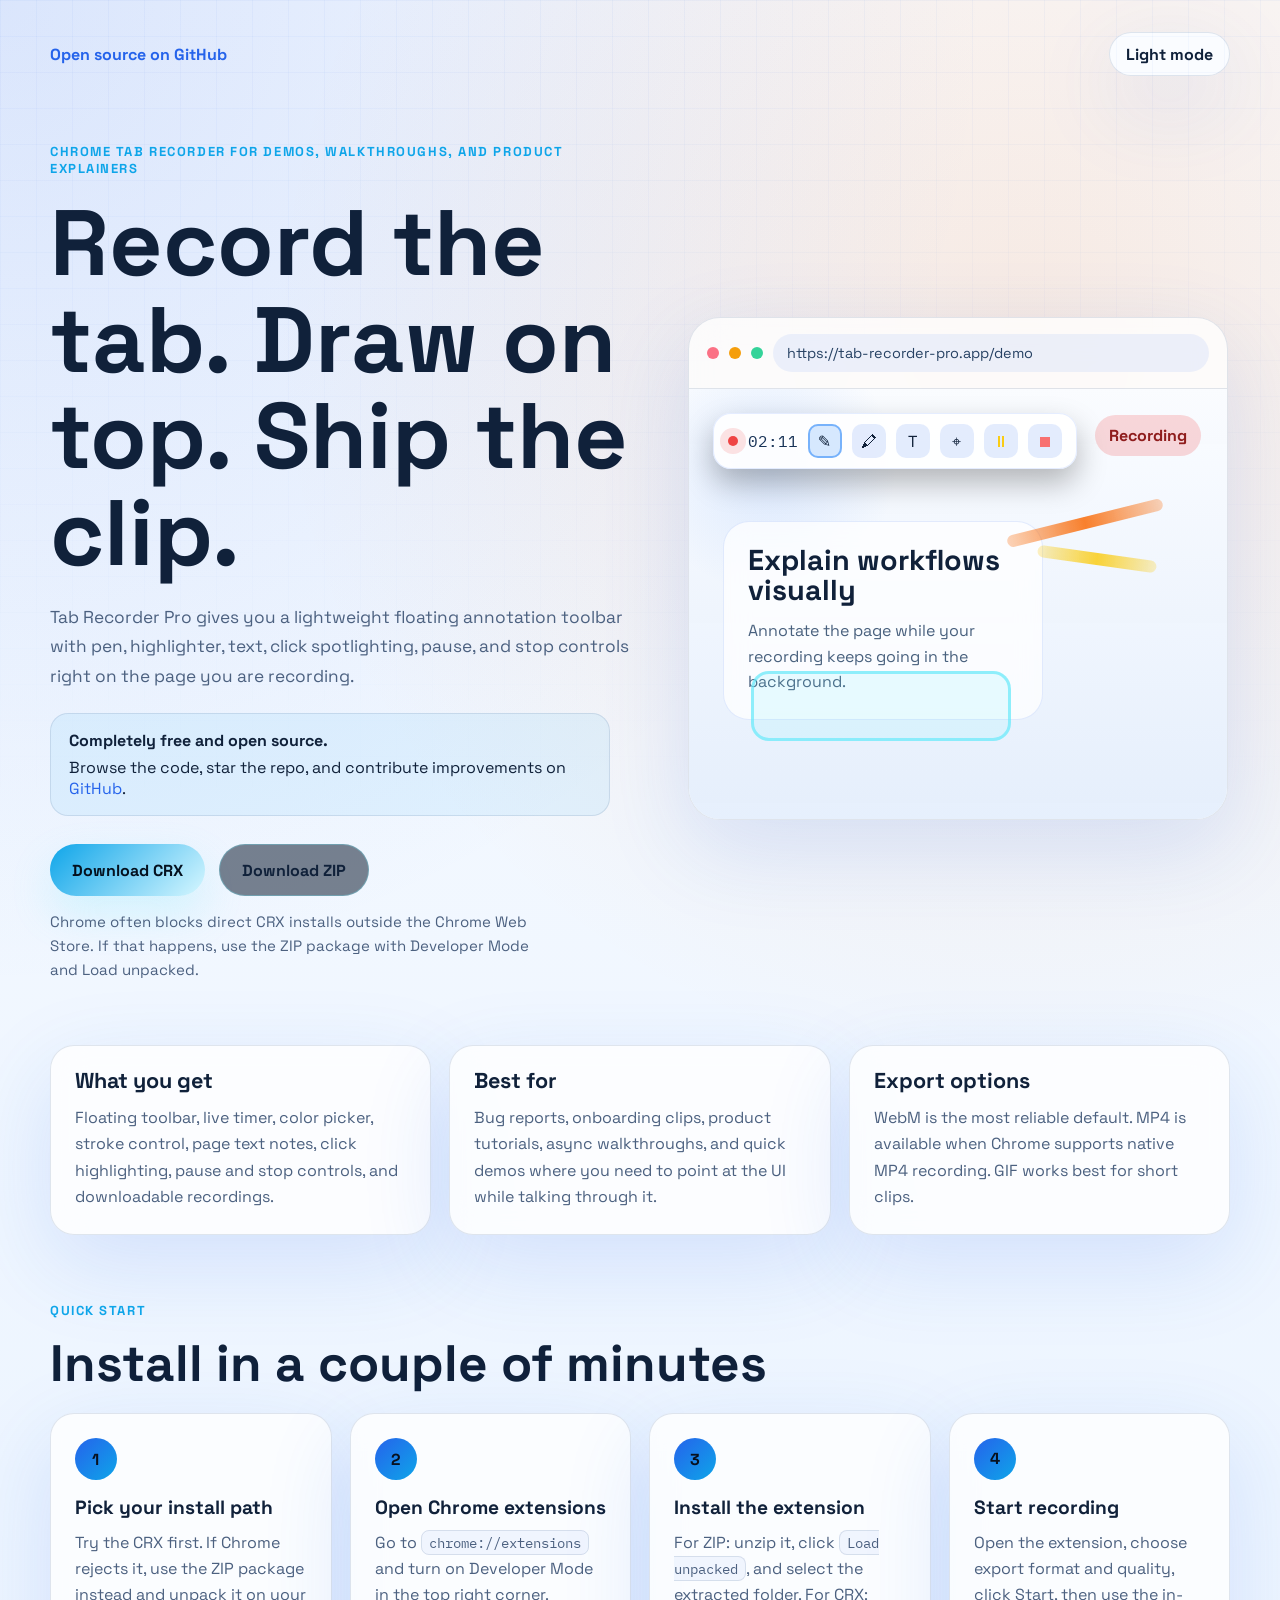
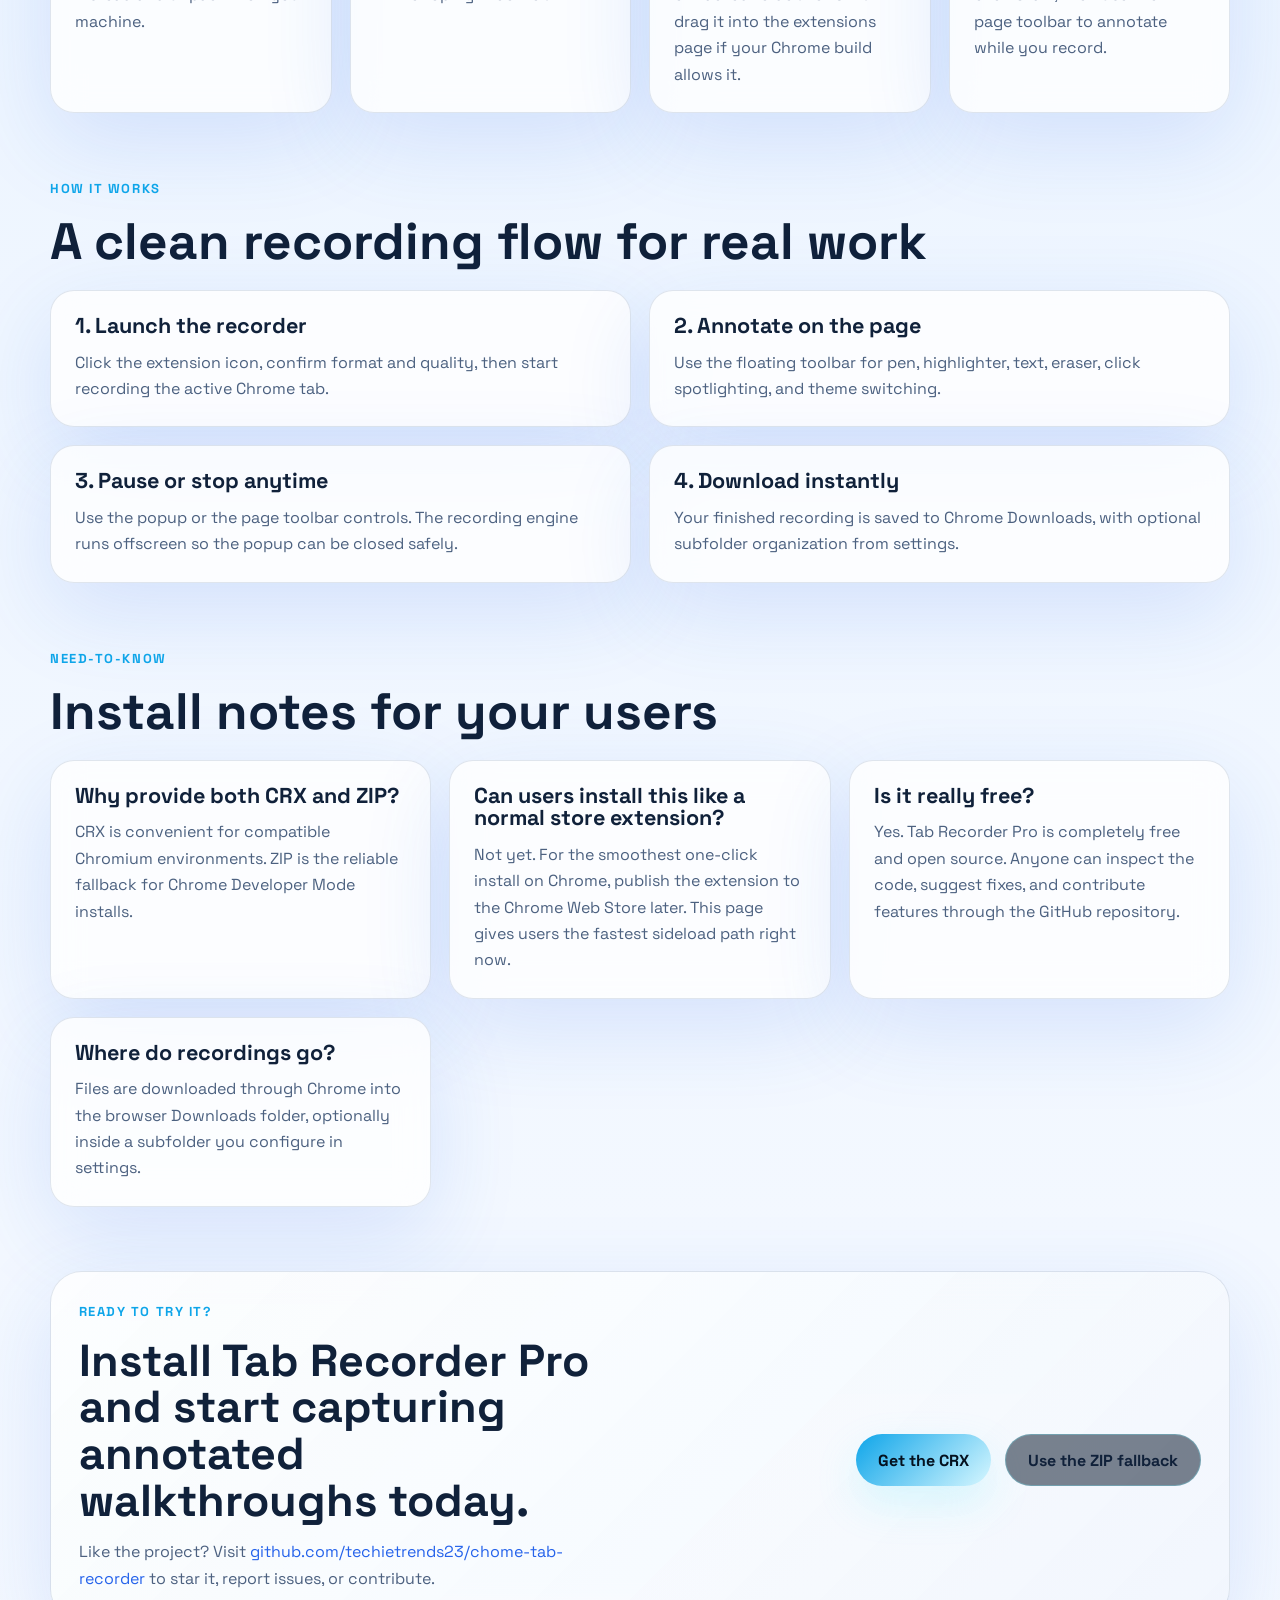
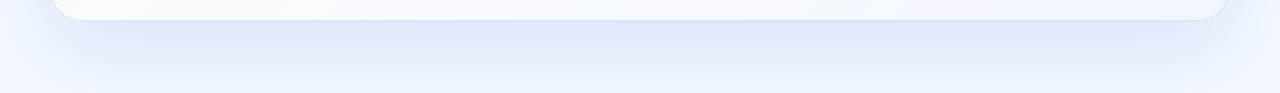
<file: index.html>
<!DOCTYPE html>
<html lang="en">
<head>
  <meta charset="utf-8">
  <meta name="viewport" content="width=device-width, initial-scale=1.0">
  <title>Tab Recorder Pro</title>
  <meta name="description" content="Record Chrome tabs with a floating annotation toolbar, instant download links, and a fast setup guide.">
  <link rel="preconnect" href="https://fonts.googleapis.com">
  <link rel="preconnect" href="https://fonts.gstatic.com" crossorigin>
  <link href="https://fonts.googleapis.com/css2?family=Space+Grotesk:wght@400;500;700&family=IBM+Plex+Mono:wght@400;500&display=swap" rel="stylesheet">
  <link rel="stylesheet" href="site.css">
</head>
<body>
  <main class="page-shell">
    <div class="topbar">
      <a class="repo-link" href="https://github.com/techietrends23/chome-tab-recorder" target="_blank" rel="noreferrer">
        Open source on GitHub
      </a>
      <button class="theme-toggle" id="themeToggle" type="button" aria-label="Switch to dark theme">
        <span class="theme-toggle-label">Light mode</span>
      </button>
    </div>

    <section class="hero">
      <div class="hero-copy">
        <div class="eyebrow">Chrome tab recorder for demos, walkthroughs, and product explainers</div>
        <h1>Record the tab. Draw on top. Ship the clip.</h1>
        <p class="hero-text">
          Tab Recorder Pro gives you a lightweight floating annotation toolbar with pen, highlighter, text,
          click spotlighting, pause, and stop controls right on the page you are recording.
        </p>
        <div class="open-source-banner">
          <strong>Completely free and open source.</strong>
          <span>
            Browse the code, star the repo, and contribute improvements on
            <a href="https://github.com/techietrends23/chome-tab-recorder" target="_blank" rel="noreferrer">GitHub</a>.
          </span>
        </div>
        <div class="hero-actions">
          <a class="cta primary" href="/downloads/tab-recorder-pro.crx">Download CRX</a>
          <a class="cta secondary" href="/downloads/tab-recorder-pro.zip">Download ZIP</a>
        </div>
        <p class="hero-note">
          Chrome often blocks direct CRX installs outside the Chrome Web Store. If that happens, use the ZIP package
          with Developer Mode and Load unpacked.
        </p>
      </div>

      <div class="hero-demo" aria-hidden="true">
        <div class="demo-window">
          <div class="demo-browser-bar">
            <span class="demo-dot red"></span>
            <span class="demo-dot amber"></span>
            <span class="demo-dot green"></span>
            <div class="demo-address">https://tab-recorder-pro.app/demo</div>
          </div>
          <div class="demo-canvas">
            <div class="demo-toolbar">
              <span class="demo-rec"></span>
              <span class="demo-time">02:11</span>
              <span class="demo-tool active">✎</span>
              <span class="demo-tool">🖍</span>
              <span class="demo-tool">T</span>
              <span class="demo-tool">⌖</span>
              <span class="demo-tool pause">⏸</span>
              <span class="demo-tool stop">⏹</span>
            </div>
            <div class="demo-badge">Recording</div>
            <div class="demo-card">
              <h2>Explain workflows visually</h2>
              <p>Annotate the page while your recording keeps going in the background.</p>
            </div>
            <div class="demo-highlight"></div>
            <div class="demo-scribble scribble-one"></div>
            <div class="demo-scribble scribble-two"></div>
          </div>
        </div>
      </div>
    </section>

    <section class="feature-grid">
      <article class="feature-card">
        <h2>What you get</h2>
        <p>Floating toolbar, live timer, color picker, stroke control, page text notes, click highlighting, pause and stop controls, and downloadable recordings.</p>
      </article>
      <article class="feature-card">
        <h2>Best for</h2>
        <p>Bug reports, onboarding clips, product tutorials, async walkthroughs, and quick demos where you need to point at the UI while talking through it.</p>
      </article>
      <article class="feature-card">
        <h2>Export options</h2>
        <p>WebM is the most reliable default. MP4 is available when Chrome supports native MP4 recording. GIF works best for short clips.</p>
      </article>
    </section>

    <section class="guide">
      <div class="section-heading">
        <span class="eyebrow">Quick start</span>
        <h2>Install in a couple of minutes</h2>
      </div>

      <div class="steps">
        <article class="step-card">
          <span class="step-number">1</span>
          <h3>Pick your install path</h3>
          <p>Try the CRX first. If Chrome rejects it, use the ZIP package instead and unpack it on your machine.</p>
        </article>
        <article class="step-card">
          <span class="step-number">2</span>
          <h3>Open Chrome extensions</h3>
          <p>Go to <code>chrome://extensions</code> and turn on Developer Mode in the top right corner.</p>
        </article>
        <article class="step-card">
          <span class="step-number">3</span>
          <h3>Install the extension</h3>
          <p>For ZIP: unzip it, click <code>Load unpacked</code>, and select the extracted folder. For CRX: drag it into the extensions page if your Chrome build allows it.</p>
        </article>
        <article class="step-card">
          <span class="step-number">4</span>
          <h3>Start recording</h3>
          <p>Open the extension, choose export format and quality, click Start, then use the in-page toolbar to annotate while you record.</p>
        </article>
      </div>
    </section>

    <section class="workflow">
      <div class="section-heading">
        <span class="eyebrow">How it works</span>
        <h2>A clean recording flow for real work</h2>
      </div>

      <div class="workflow-grid">
        <article class="workflow-card">
          <h3>1. Launch the recorder</h3>
          <p>Click the extension icon, confirm format and quality, then start recording the active Chrome tab.</p>
        </article>
        <article class="workflow-card">
          <h3>2. Annotate on the page</h3>
          <p>Use the floating toolbar for pen, highlighter, text, eraser, click spotlighting, and theme switching.</p>
        </article>
        <article class="workflow-card">
          <h3>3. Pause or stop anytime</h3>
          <p>Use the popup or the page toolbar controls. The recording engine runs offscreen so the popup can be closed safely.</p>
        </article>
        <article class="workflow-card">
          <h3>4. Download instantly</h3>
          <p>Your finished recording is saved to Chrome Downloads, with optional subfolder organization from settings.</p>
        </article>
      </div>
    </section>

    <section class="faq">
      <div class="section-heading">
        <span class="eyebrow">Need-to-know</span>
        <h2>Install notes for your users</h2>
      </div>

      <div class="faq-list">
        <article class="faq-item">
          <h3>Why provide both CRX and ZIP?</h3>
          <p>CRX is convenient for compatible Chromium environments. ZIP is the reliable fallback for Chrome Developer Mode installs.</p>
        </article>
        <article class="faq-item">
          <h3>Can users install this like a normal store extension?</h3>
          <p>Not yet. For the smoothest one-click install on Chrome, publish the extension to the Chrome Web Store later. This page gives users the fastest sideload path right now.</p>
        </article>
        <article class="faq-item">
          <h3>Is it really free?</h3>
          <p>Yes. Tab Recorder Pro is completely free and open source. Anyone can inspect the code, suggest fixes, and contribute features through the GitHub repository.</p>
        </article>
        <article class="faq-item">
          <h3>Where do recordings go?</h3>
          <p>Files are downloaded through Chrome into the browser Downloads folder, optionally inside a subfolder you configure in settings.</p>
        </article>
      </div>
    </section>

    <section class="footer-cta">
      <div>
        <span class="eyebrow">Ready to try it?</span>
        <h2>Install Tab Recorder Pro and start capturing annotated walkthroughs today.</h2>
        <p class="footer-note">
          Like the project? Visit
          <a href="https://github.com/techietrends23/chome-tab-recorder" target="_blank" rel="noreferrer">github.com/techietrends23/chome-tab-recorder</a>
          to star it, report issues, or contribute.
        </p>
      </div>
      <div class="hero-actions">
        <a class="cta primary" href="/downloads/tab-recorder-pro.crx">Get the CRX</a>
        <a class="cta secondary" href="/downloads/tab-recorder-pro.zip">Use the ZIP fallback</a>
      </div>
    </section>
  </main>
  <script src="site.js"></script>
</body>
</html>
</file>
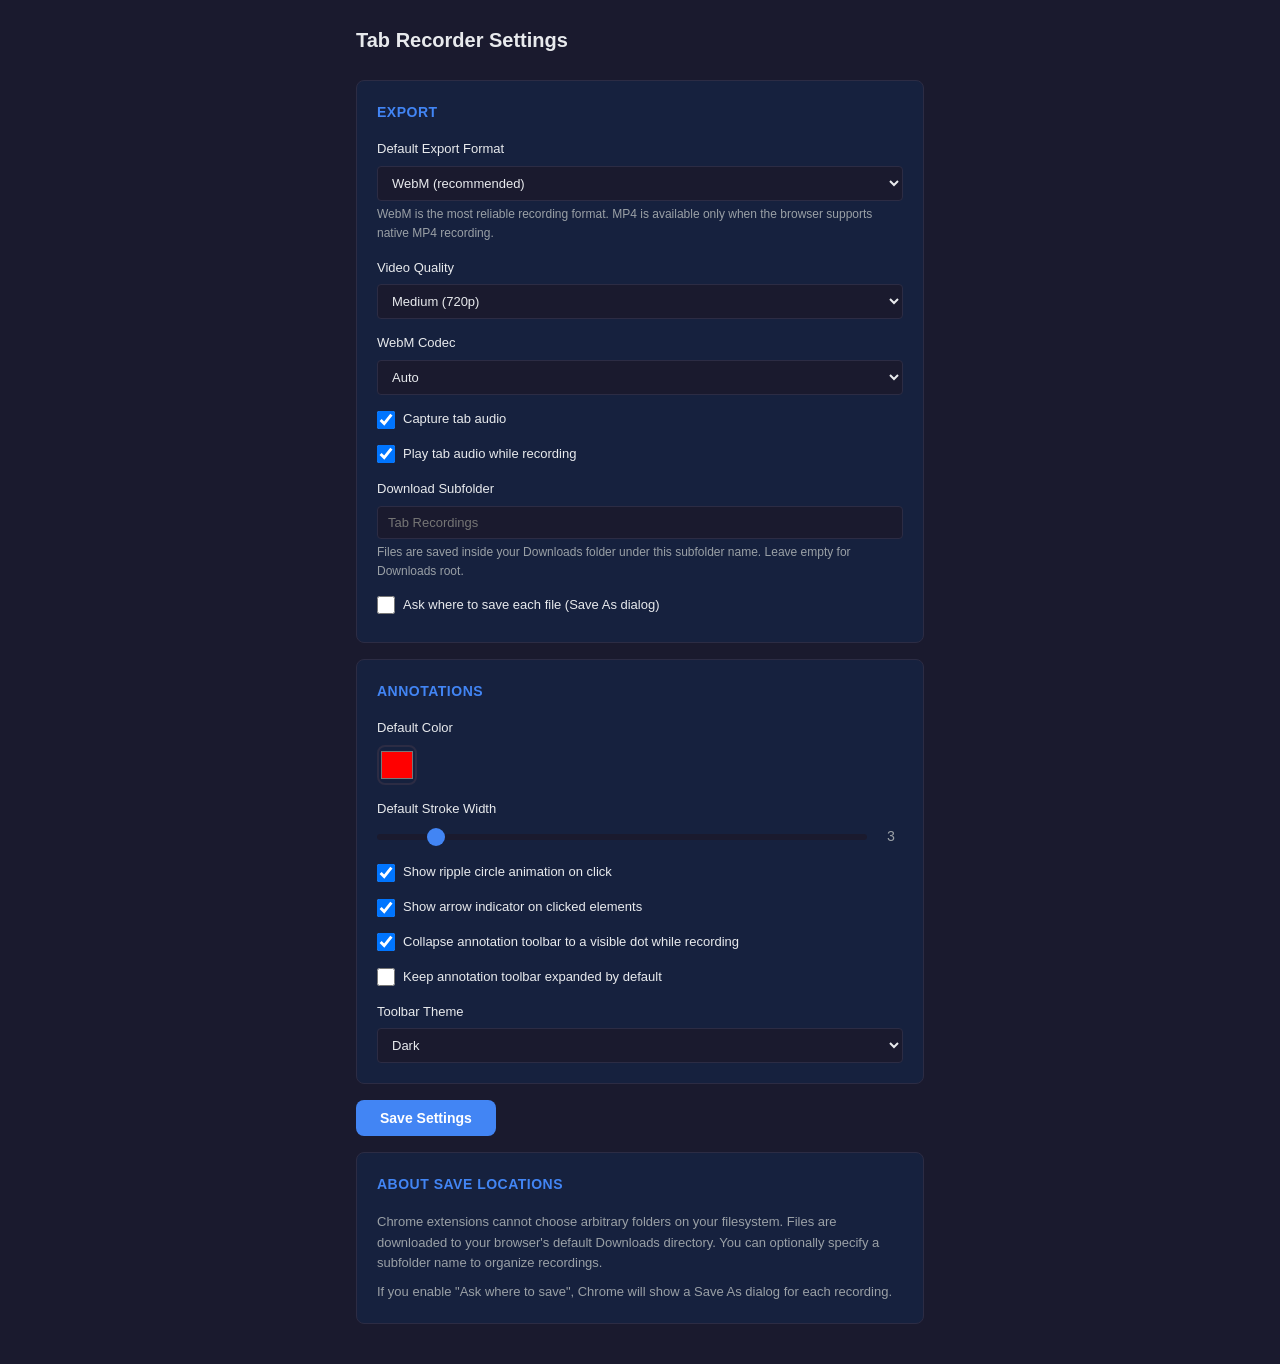
<file: options.html>
<!DOCTYPE html>
<html lang="en">
<head>
  <meta charset="utf-8">
  <meta name="viewport" content="width=device-width, initial-scale=1.0">
  <title>Tab Recorder - Settings</title>
  <link rel="stylesheet" href="options.css">
</head>
<body>
  <div class="app">
    <header>
      <h1>Tab Recorder Settings</h1>
    </header>

    <form id="settingsForm">
      <div class="card">
        <h2>Export</h2>

        <div class="field">
          <label for="format">Default Export Format</label>
          <select id="format" class="select">
            <option value="webm">WebM (recommended)</option>
            <option value="mp4">MP4</option>
            <option value="gif">GIF (short clips only)</option>
          </select>
          <p class="hint" id="formatHint">WebM is the most reliable recording format. MP4 is available only when the browser supports native MP4 recording.</p>
        </div>

        <div class="field">
          <label for="quality">Video Quality</label>
          <select id="quality" class="select">
            <option value="low">Low (480p)</option>
            <option value="medium" selected>Medium (720p)</option>
            <option value="high">High (1080p)</option>
          </select>
        </div>

        <div class="field">
          <label for="codec">WebM Codec</label>
          <select id="codec" class="select">
            <option value="auto">Auto</option>
            <option value="vp9">VP9</option>
            <option value="vp8">VP8</option>
          </select>
        </div>

        <div class="field checkbox">
          <label>
            <input type="checkbox" id="captureTabAudio" checked>
            <span>Capture tab audio</span>
          </label>
        </div>

        <div class="field checkbox">
          <label>
            <input type="checkbox" id="monitorTabAudio" checked>
            <span>Play tab audio while recording</span>
          </label>
        </div>

        <div class="field">
          <label for="downloadFolder">Download Subfolder</label>
          <input type="text" id="downloadFolder" class="input" placeholder="Tab Recordings">
          <p class="hint">Files are saved inside your Downloads folder under this subfolder name. Leave empty for Downloads root.</p>
        </div>

        <div class="field checkbox">
          <label>
            <input type="checkbox" id="askSaveAs">
            <span>Ask where to save each file (Save As dialog)</span>
          </label>
        </div>
      </div>

      <div class="card">
        <h2>Annotations</h2>

        <div class="field">
          <label for="defaultColor">Default Color</label>
          <input type="color" id="defaultColor" class="color-input" value="#ff0000">
        </div>

        <div class="field">
          <label for="defaultStrokeWidth">Default Stroke Width</label>
          <div class="range-group">
            <input type="range" id="defaultStrokeWidth" min="1" max="20" value="3" class="slider">
            <span id="strokeWidthValue" class="range-value">3</span>
          </div>
        </div>

        <div class="field checkbox">
          <label>
            <input type="checkbox" id="clickCircleEnabled" checked>
            <span>Show ripple circle animation on click</span>
          </label>
        </div>

        <div class="field checkbox">
          <label>
            <input type="checkbox" id="clickArrowEnabled" checked>
            <span>Show arrow indicator on clicked elements</span>
          </label>
        </div>

        <div class="field checkbox">
          <label>
            <input type="checkbox" id="hideToolbarInRecording" checked>
            <span>Collapse annotation toolbar to a visible dot while recording</span>
          </label>
        </div>

        <div class="field checkbox">
          <label>
            <input type="checkbox" id="toolbarPinnedOpen">
            <span>Keep annotation toolbar expanded by default</span>
          </label>
        </div>

        <div class="field">
          <label for="toolbarTheme">Toolbar Theme</label>
          <select id="toolbarTheme" class="select">
            <option value="dark">Dark</option>
            <option value="light">Light</option>
          </select>
        </div>
      </div>

      <div class="actions">
        <button type="submit" class="btn btn-primary">Save Settings</button>
        <span id="saveStatus" class="save-status"></span>
      </div>
    </form>

    <div class="card note">
      <h2>About Save Locations</h2>
      <p>Chrome extensions cannot choose arbitrary folders on your filesystem. Files are downloaded to your browser's default Downloads directory. You can optionally specify a subfolder name to organize recordings.</p>
      <p>If you enable "Ask where to save", Chrome will show a Save As dialog for each recording.</p>
    </div>
  </div>
  <script src="options.js"></script>
</body>
</html>
</file>
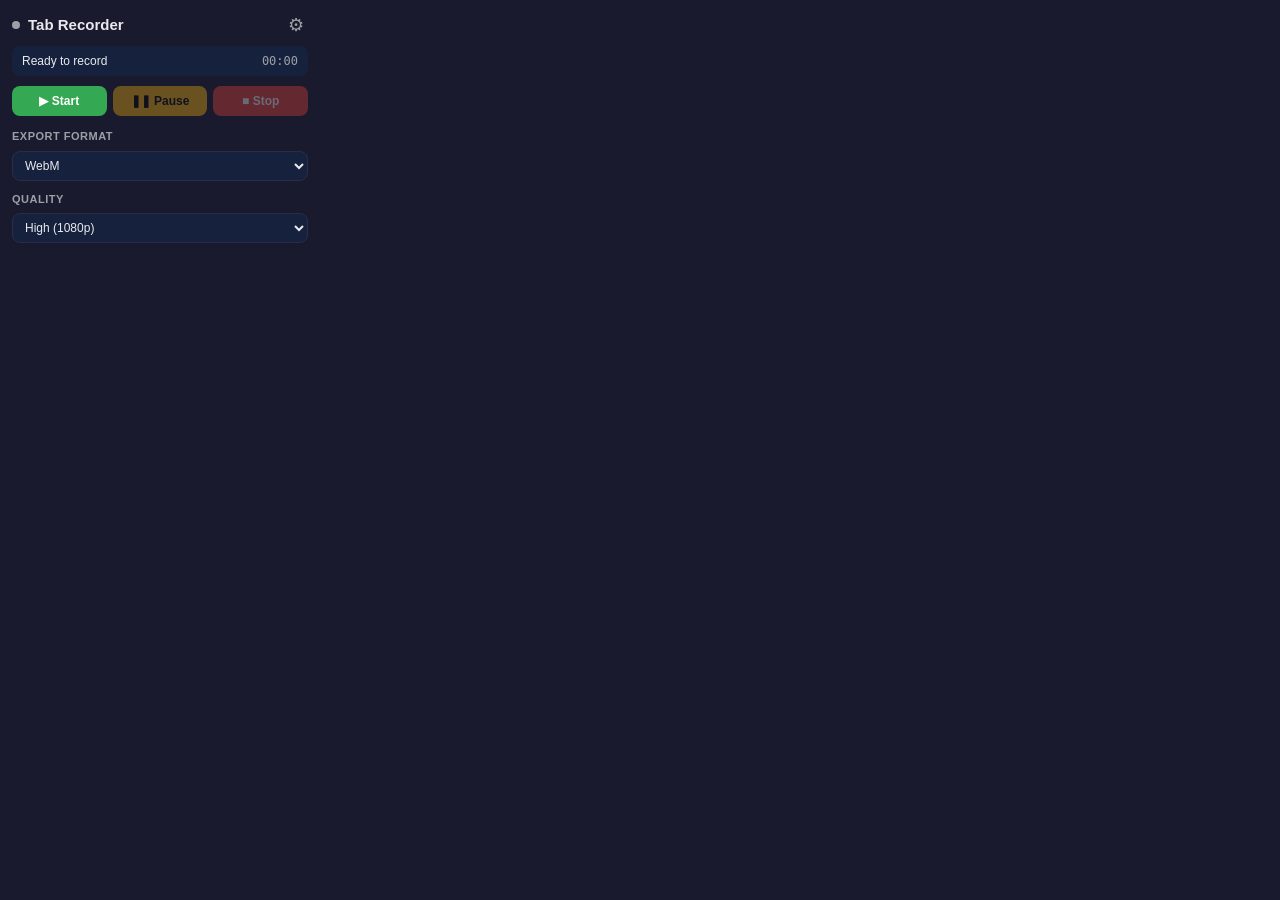
<file: popup.html>
<!DOCTYPE html>
<html lang="en">
<head>
  <meta charset="utf-8">
  <meta name="viewport" content="width=device-width, initial-scale=1.0">
  <title>Tab Recorder</title>
  <link rel="stylesheet" href="popup.css">
</head>
<body>
  <div class="app">
    <header>
      <h1><span class="status-dot idle" id="statusDot"></span>Tab Recorder</h1>
      <button id="settingsBtn" class="icon-btn" title="Settings">&#9881;</button>
    </header>

    <div class="status-bar" id="statusBar">
      <span id="statusText">Ready to record</span>
      <span class="timer" id="timer">00:00</span>
    </div>

    <div class="controls">
      <button id="startBtn" class="btn btn-start">&#9654; Start</button>
      <button id="pauseBtn" class="btn btn-pause" disabled>&#10074;&#10074; Pause</button>
      <button id="resumeBtn" class="btn btn-resume" style="display:none">&#9654; Resume</button>
      <button id="stopBtn" class="btn btn-stop" disabled>&#9632; Stop</button>
    </div>

    <div id="toolbarInfo" class="toolbar-info" style="display:none">
      <span>&#9432; Annotation toolbar should appear on the page.</span>
      <button id="showToolbarBtn" class="link-btn" type="button">Show toolbar</button>
    </div>

    <div class="section">
      <div class="section-title">Export format</div>
      <div class="export-row">
        <select id="formatSelect" class="select">
          <option value="webm">WebM</option>
          <option value="mp4">MP4</option>
          <option value="gif">GIF (short clips)</option>
        </select>
      </div>
    </div>

    <div class="section">
      <div class="section-title">Quality</div>
      <div class="export-row">
        <select id="qualitySelect" class="select">
          <option value="high">High (1080p)</option>
          <option value="medium">Medium (720p)</option>
          <option value="low">Low (480p)</option>
        </select>
      </div>
    </div>

    <div class="error-bar" id="errorBar" style="display:none"></div>
  </div>
  <script src="popup.js"></script>
</body>
</html>
</file>
<file: site.css>
:root {
  color-scheme: light;
  --bg: #f5f9ff;
  --bg-alt: #dbeafe;
  --panel: rgba(255, 255, 255, 0.78);
  --panel-strong: rgba(250, 252, 255, 0.96);
  --text: #10213a;
  --muted: #4c6180;
  --line: rgba(91, 117, 156, 0.18);
  --accent: #0ea5e9;
  --accent-strong: #2563eb;
  --warm: #f97316;
  --success: #16a34a;
  --shadow: 0 28px 90px rgba(37, 99, 235, 0.14);
  --radius-xl: 32px;
  --radius-lg: 24px;
  --radius-md: 18px;
  --radius-sm: 14px;
}

:root[data-theme="dark"] {
  color-scheme: dark;
  --bg: #08111f;
  --bg-alt: #101f35;
  --panel: rgba(12, 24, 44, 0.78);
  --panel-strong: rgba(16, 30, 56, 0.92);
  --text: #eff6ff;
  --muted: #afbdd3;
  --line: rgba(174, 194, 224, 0.16);
  --accent: #67e8f9;
  --accent-strong: #3b82f6;
  --warm: #f97316;
  --success: #22c55e;
  --shadow: 0 28px 90px rgba(2, 8, 23, 0.45);
}

* {
  box-sizing: border-box;
}

html {
  scroll-behavior: smooth;
}

body {
  margin: 0;
  min-height: 100vh;
  font-family: "Space Grotesk", system-ui, sans-serif;
  color: var(--text);
  background:
    radial-gradient(circle at top left, rgba(37, 99, 235, 0.14), transparent 28%),
    radial-gradient(circle at 80% 10%, rgba(249, 115, 22, 0.12), transparent 24%),
    linear-gradient(180deg, #f8fbff 0%, #edf5ff 45%, #f5f9ff 100%);
}

:root[data-theme="dark"] body {
  background:
    radial-gradient(circle at top left, rgba(59, 130, 246, 0.22), transparent 28%),
    radial-gradient(circle at 80% 10%, rgba(249, 115, 22, 0.18), transparent 24%),
    linear-gradient(180deg, #08111f 0%, #0b1426 45%, #09101b 100%);
}

body::before {
  content: "";
  position: fixed;
  inset: 0;
  pointer-events: none;
  background-image:
    linear-gradient(rgba(37, 99, 235, 0.05) 1px, transparent 1px),
    linear-gradient(90deg, rgba(37, 99, 235, 0.05) 1px, transparent 1px);
  background-size: 36px 36px;
  mask-image: linear-gradient(180deg, rgba(0, 0, 0, 0.75), transparent 92%);
}

:root[data-theme="dark"] body::before {
  background-image:
    linear-gradient(rgba(255, 255, 255, 0.03) 1px, transparent 1px),
    linear-gradient(90deg, rgba(255, 255, 255, 0.03) 1px, transparent 1px);
}

.page-shell {
  width: min(1180px, calc(100% - 32px));
  margin: 0 auto;
  padding: 32px 0 72px;
}

.topbar {
  display: flex;
  align-items: center;
  justify-content: space-between;
  gap: 16px;
  margin-bottom: 24px;
}

.repo-link,
.footer-note a,
.open-source-banner a {
  color: var(--accent-strong);
  text-decoration: none;
}

.repo-link:hover,
.footer-note a:hover,
.open-source-banner a:hover {
  text-decoration: underline;
}

.repo-link {
  font-weight: 700;
}

.theme-toggle {
  display: inline-flex;
  align-items: center;
  justify-content: center;
  min-height: 44px;
  padding: 0 16px;
  border: 1px solid var(--line);
  border-radius: 999px;
  background: var(--panel-strong);
  color: var(--text);
  font: inherit;
  font-weight: 700;
  cursor: pointer;
  box-shadow: var(--shadow);
}

.theme-toggle:hover {
  transform: translateY(-1px);
}

.hero,
.feature-grid,
.guide,
.workflow,
.faq,
.footer-cta {
  position: relative;
  z-index: 1;
}

.hero {
  display: grid;
  grid-template-columns: 1.05fr 0.95fr;
  gap: 36px;
  align-items: center;
  padding: 40px 0 32px;
}

.eyebrow {
  display: inline-flex;
  align-items: center;
  gap: 8px;
  margin-bottom: 18px;
  font-size: 13px;
  font-weight: 700;
  letter-spacing: 0.12em;
  text-transform: uppercase;
  color: var(--accent);
}

h1,
h2,
h3 {
  margin: 0;
  line-height: 1.04;
}

h1 {
  max-width: 12ch;
  font-size: clamp(3rem, 8vw, 5.8rem);
}

.hero-text,
.feature-card p,
.step-card p,
.workflow-card p,
.faq-item p,
.hero-note {
  color: var(--muted);
}

.hero-text {
  max-width: 58ch;
  margin: 22px 0 0;
  font-size: 1.08rem;
  line-height: 1.7;
}

.hero-actions {
  display: flex;
  flex-wrap: wrap;
  gap: 14px;
  margin-top: 28px;
}

.cta {
  display: inline-flex;
  align-items: center;
  justify-content: center;
  min-height: 52px;
  padding: 0 22px;
  border-radius: 999px;
  text-decoration: none;
  font-weight: 700;
  transition: transform 0.18s ease, box-shadow 0.18s ease, border-color 0.18s ease;
}

.cta:hover {
  transform: translateY(-2px);
}

.cta.primary {
  color: #04111f;
  background: linear-gradient(135deg, var(--accent) 0%, #d7f7ff 100%);
  box-shadow: 0 18px 40px rgba(103, 232, 249, 0.22);
}

.cta.secondary {
  color: var(--text);
  border: 1px solid rgba(103, 232, 249, 0.3);
  background: rgba(14, 28, 48, 0.54);
}

.hero-note {
  max-width: 50ch;
  margin-top: 14px;
  font-size: 0.94rem;
  line-height: 1.6;
}

.open-source-banner {
  display: grid;
  gap: 6px;
  max-width: 56ch;
  margin-top: 22px;
  padding: 16px 18px;
  border: 1px solid var(--line);
  border-radius: var(--radius-md);
  background: rgba(14, 165, 233, 0.08);
}

:root[data-theme="dark"] .open-source-banner {
  background: rgba(14, 165, 233, 0.12);
}

.hero-demo {
  display: flex;
  justify-content: center;
}

.demo-window {
  width: 100%;
  max-width: 540px;
  overflow: hidden;
  border: 1px solid var(--line);
  border-radius: var(--radius-xl);
  background: rgba(255, 255, 255, 0.76);
  box-shadow: var(--shadow);
  backdrop-filter: blur(18px);
}

:root[data-theme="dark"] .demo-window {
  background: rgba(9, 18, 32, 0.68);
}

.demo-browser-bar {
  display: flex;
  align-items: center;
  gap: 10px;
  padding: 16px 18px;
  border-bottom: 1px solid var(--line);
}

.demo-dot {
  width: 12px;
  height: 12px;
  border-radius: 50%;
}

.demo-dot.red { background: #fb7185; }
.demo-dot.amber { background: #f59e0b; }
.demo-dot.green { background: #34d399; }

.demo-address {
  flex: 1;
  padding: 10px 14px;
  border-radius: 999px;
  background: rgba(37, 99, 235, 0.08);
  color: #264163;
  font-size: 0.9rem;
}

:root[data-theme="dark"] .demo-address {
  background: rgba(255, 255, 255, 0.05);
  color: #d8e5f8;
}

.demo-canvas {
  position: relative;
  min-height: 430px;
  padding: 24px;
  background:
    radial-gradient(circle at 15% 18%, rgba(59, 130, 246, 0.14), transparent 22%),
    linear-gradient(180deg, rgba(250, 252, 255, 0.98) 0%, rgba(228, 238, 252, 0.94) 100%);
}

:root[data-theme="dark"] .demo-canvas {
  background:
    radial-gradient(circle at 15% 18%, rgba(59, 130, 246, 0.2), transparent 22%),
    linear-gradient(180deg, rgba(17, 34, 58, 0.8) 0%, rgba(7, 15, 28, 0.98) 100%);
}

.demo-toolbar {
  display: inline-flex;
  align-items: center;
  gap: 10px;
  padding: 10px 14px;
  border: 1px solid rgba(137, 172, 255, 0.22);
  border-radius: 18px;
  background: rgba(255, 255, 255, 0.9);
  box-shadow: 0 14px 30px rgba(0, 0, 0, 0.28);
}

:root[data-theme="dark"] .demo-toolbar {
  background: rgba(18, 30, 52, 0.88);
}

.demo-rec {
  width: 10px;
  height: 10px;
  border-radius: 50%;
  background: #ef4444;
  box-shadow: 0 0 0 8px rgba(239, 68, 68, 0.15);
}

.demo-time {
  font-family: "IBM Plex Mono", monospace;
  color: #173256;
}

:root[data-theme="dark"] .demo-time {
  color: #e4edff;
}

.demo-tool {
  display: inline-flex;
  align-items: center;
  justify-content: center;
  width: 34px;
  height: 34px;
  border-radius: 10px;
  background: rgba(37, 99, 235, 0.12);
}

.demo-tool.active {
  background: rgba(96, 165, 250, 0.25);
  box-shadow: inset 0 0 0 2px rgba(96, 165, 250, 0.8);
}

.demo-tool.pause { color: #facc15; }
.demo-tool.stop { color: #f87171; }

.demo-badge {
  position: absolute;
  top: 26px;
  right: 26px;
  padding: 10px 14px;
  border-radius: 999px;
  background: rgba(239, 68, 68, 0.2);
  color: #8f1d1d;
  font-weight: 700;
}

:root[data-theme="dark"] .demo-badge {
  color: #ffe2e2;
}

.demo-card {
  position: absolute;
  left: 34px;
  top: 132px;
  width: min(320px, calc(100% - 68px));
  padding: 24px;
  border: 1px solid rgba(37, 99, 235, 0.12);
  border-radius: 26px;
  background: rgba(255, 255, 255, 0.74);
  backdrop-filter: blur(12px);
}

:root[data-theme="dark"] .demo-card {
  border: 1px solid rgba(255, 255, 255, 0.08);
  background: rgba(255, 255, 255, 0.06);
}

.demo-card h2 {
  font-size: 1.8rem;
}

.demo-card p {
  margin: 12px 0 0;
  color: #49617e;
  line-height: 1.6;
}

:root[data-theme="dark"] .demo-card p {
  color: #d4dff1;
}

.demo-highlight {
  position: absolute;
  left: 62px;
  bottom: 78px;
  width: 260px;
  height: 70px;
  border: 3px solid rgba(103, 232, 249, 0.7);
  border-radius: 18px;
  background: rgba(103, 232, 249, 0.12);
}

.demo-scribble {
  position: absolute;
  border-radius: 999px;
}

.scribble-one {
  right: 62px;
  top: 128px;
  width: 160px;
  height: 12px;
  transform: rotate(-14deg);
  background: linear-gradient(90deg, rgba(249, 115, 22, 0.3), rgba(249, 115, 22, 0.9), rgba(249, 115, 22, 0.3));
}

.scribble-two {
  right: 70px;
  top: 164px;
  width: 120px;
  height: 12px;
  transform: rotate(8deg);
  background: linear-gradient(90deg, rgba(250, 204, 21, 0.25), rgba(250, 204, 21, 0.85), rgba(250, 204, 21, 0.25));
}

.feature-grid,
.steps,
.workflow-grid,
.faq-list {
  display: grid;
  gap: 18px;
}

.feature-grid {
  grid-template-columns: repeat(3, minmax(0, 1fr));
  margin-top: 16px;
}

.feature-card,
.step-card,
.workflow-card,
.faq-item,
.footer-cta {
  border: 1px solid var(--line);
  background: var(--panel);
  box-shadow: var(--shadow);
  backdrop-filter: blur(16px);
}

.feature-card {
  padding: 24px;
  border-radius: var(--radius-lg);
}

.feature-card h2,
.workflow-card h3,
.faq-item h3 {
  font-size: 1.35rem;
}

.feature-card p,
.step-card p,
.workflow-card p,
.faq-item p {
  margin: 12px 0 0;
  line-height: 1.65;
}

.guide,
.workflow,
.faq {
  margin-top: 64px;
}

.section-heading {
  margin-bottom: 22px;
}

.section-heading h2 {
  font-size: clamp(2rem, 5vw, 3.2rem);
}

.steps {
  grid-template-columns: repeat(4, minmax(0, 1fr));
}

.step-card {
  position: relative;
  padding: 24px;
  border-radius: var(--radius-lg);
}

.step-number {
  display: inline-flex;
  align-items: center;
  justify-content: center;
  width: 42px;
  height: 42px;
  margin-bottom: 18px;
  border-radius: 50%;
  background: linear-gradient(135deg, var(--accent-strong), var(--accent));
  color: #08111f;
  font-weight: 700;
}

.step-card h3 {
  font-size: 1.2rem;
}

code {
  padding: 2px 7px;
  border: 1px solid var(--line);
  border-radius: 8px;
  background: rgba(37, 99, 235, 0.05);
  font-family: "IBM Plex Mono", monospace;
  font-size: 0.9em;
}

.workflow-grid {
  grid-template-columns: repeat(2, minmax(0, 1fr));
}

.workflow-card,
.faq-item {
  padding: 24px;
  border-radius: var(--radius-lg);
}

.faq-list {
  grid-template-columns: repeat(3, minmax(0, 1fr));
}

.footer-cta {
  display: flex;
  align-items: center;
  justify-content: space-between;
  gap: 22px;
  margin-top: 64px;
  padding: 28px;
  border-radius: var(--radius-xl);
  background:
    linear-gradient(135deg, rgba(255, 255, 255, 0.88), rgba(241, 247, 255, 0.94)),
    linear-gradient(120deg, rgba(37, 99, 235, 0.06), rgba(249, 115, 22, 0.06));
}

:root[data-theme="dark"] .footer-cta {
  background:
    linear-gradient(135deg, rgba(8, 17, 31, 0.86), rgba(16, 31, 53, 0.92)),
    linear-gradient(120deg, rgba(103, 232, 249, 0.1), rgba(249, 115, 22, 0.08));
}

.footer-cta h2 {
  max-width: 18ch;
  font-size: clamp(1.8rem, 4vw, 2.8rem);
}

.footer-note {
  max-width: 54ch;
  margin: 14px 0 0;
  color: var(--muted);
  line-height: 1.7;
}

@media (max-width: 1080px) {
  .hero,
  .feature-grid,
  .steps,
  .faq-list {
    grid-template-columns: 1fr;
  }

  .workflow-grid {
    grid-template-columns: 1fr;
  }

  .footer-cta {
    flex-direction: column;
    align-items: flex-start;
  }
}

@media (max-width: 820px) {
  .page-shell {
    width: min(100% - 20px, 1180px);
    padding-top: 18px;
  }

  .topbar {
    flex-direction: column;
    align-items: flex-start;
  }

  .hero {
    gap: 24px;
    padding-top: 20px;
  }

  .demo-canvas {
    min-height: 380px;
  }

  .demo-card {
    position: relative;
    left: auto;
    top: auto;
    margin-top: 26px;
    width: 100%;
  }

  .demo-highlight {
    left: 30px;
    bottom: 34px;
    width: calc(100% - 60px);
  }

  .demo-badge {
    top: auto;
    right: 20px;
    bottom: 20px;
  }
}
</file>
<file: options.css>
* {
  margin: 0;
  padding: 0;
  box-sizing: border-box;
}

:root {
  --bg: #1a1a2e;
  --surface: #16213e;
  --surface2: #0f3460;
  --primary: #4285f4;
  --text: #e8eaed;
  --text-dim: #9aa0a6;
  --border: #2c2c44;
  --radius: 8px;
  --radius-sm: 4px;
}

body {
  font-family: -apple-system, BlinkMacSystemFont, 'Segoe UI', Roboto, sans-serif;
  background: var(--bg);
  color: var(--text);
  font-size: 14px;
  line-height: 1.6;
  max-width: 600px;
  margin: 0 auto;
  padding: 24px 16px;
}

header {
  margin-bottom: 24px;
}

header h1 {
  font-size: 20px;
  font-weight: 600;
}

.card {
  background: var(--surface);
  border: 1px solid var(--border);
  border-radius: var(--radius);
  padding: 20px;
  margin-bottom: 16px;
}

.card h2 {
  font-size: 14px;
  font-weight: 600;
  text-transform: uppercase;
  letter-spacing: 0.5px;
  color: var(--primary);
  margin-bottom: 16px;
}

.field {
  margin-bottom: 14px;
}

.field:last-child {
  margin-bottom: 0;
}

.field label {
  display: block;
  font-size: 13px;
  font-weight: 500;
  margin-bottom: 6px;
  color: var(--text);
}

.field.checkbox label {
  display: flex;
  align-items: center;
  gap: 8px;
  cursor: pointer;
}

.field.checkbox input[type="checkbox"] {
  width: 18px;
  height: 18px;
  cursor: pointer;
}

.select, .input {
  width: 100%;
  padding: 8px 10px;
  background: var(--bg);
  border: 1px solid var(--border);
  border-radius: var(--radius-sm);
  color: var(--text);
  font-size: 13px;
  outline: none;
}

.select:focus, .input:focus {
  border-color: var(--primary);
}

.hint {
  font-size: 12px;
  color: var(--text-dim);
  margin-top: 4px;
}

.color-input {
  width: 40px;
  height: 40px;
  border: 2px solid var(--border);
  border-radius: var(--radius);
  cursor: pointer;
  padding: 0;
  background: none;
}

.range-group {
  display: flex;
  align-items: center;
  gap: 12px;
}

.slider {
  flex: 1;
  -webkit-appearance: none;
  appearance: none;
  height: 6px;
  border-radius: 3px;
  background: var(--bg);
  outline: none;
}

.slider::-webkit-slider-thumb {
  -webkit-appearance: none;
  appearance: none;
  width: 18px;
  height: 18px;
  border-radius: 50%;
  background: var(--primary);
  cursor: pointer;
}

.range-value {
  min-width: 24px;
  text-align: center;
  font-family: 'SF Mono', 'Cascadia Code', monospace;
  font-size: 14px;
  color: var(--text-dim);
}

.actions {
  display: flex;
  align-items: center;
  gap: 12px;
  margin-bottom: 16px;
}

.btn {
  padding: 10px 24px;
  border: none;
  border-radius: var(--radius);
  font-size: 14px;
  font-weight: 600;
  cursor: pointer;
  transition: background 0.15s;
}

.btn-primary {
  background: var(--primary);
  color: #fff;
}

.btn-primary:hover {
  background: #3367d6;
}

.save-status {
  font-size: 13px;
  color: var(--text-dim);
}

.save-status.saved {
  color: #34a853;
}

.note {
  font-size: 13px;
  color: var(--text-dim);
  line-height: 1.6;
}

.note p {
  margin-bottom: 8px;
}

.note p:last-child {
  margin-bottom: 0;
}
</file>
<file: popup.css>
* {
  margin: 0;
  padding: 0;
  box-sizing: border-box;
}

:root {
  --bg: #1a1a2e;
  --surface: #16213e;
  --surface2: #0f3460;
  --primary: #4285f4;
  --danger: #ea4335;
  --success: #34a853;
  --warning: #fbbc04;
  --text: #e8eaed;
  --text-dim: #9aa0a6;
  --border: #2c2c44;
  --radius: 8px;
  --radius-sm: 4px;
}

body {
  width: 320px;
  font-family: -apple-system, BlinkMacSystemFont, 'Segoe UI', Roboto, sans-serif;
  background: var(--bg);
  color: var(--text);
  font-size: 13px;
  line-height: 1.5;
  -webkit-font-smoothing: antialiased;
}

.app {
  padding: 12px;
}

header {
  display: flex;
  align-items: center;
  justify-content: space-between;
  margin-bottom: 8px;
}

header h1 {
  font-size: 15px;
  font-weight: 600;
  display: flex;
  align-items: center;
  gap: 8px;
}

.status-dot {
  display: inline-block;
  width: 8px;
  height: 8px;
  border-radius: 50%;
  background: var(--text-dim);
}

.status-dot.recording { background: var(--danger); animation: pulse 1.5s infinite; }
.status-dot.paused { background: var(--warning); }
.status-dot.idle { background: var(--text-dim); }

@keyframes pulse {
  0%, 100% { opacity: 1; }
  50% { opacity: 0.4; }
}

.icon-btn {
  background: none;
  border: none;
  color: var(--text-dim);
  font-size: 18px;
  cursor: pointer;
  padding: 4px;
  border-radius: var(--radius-sm);
  line-height: 1;
}

.icon-btn:hover {
  color: var(--text);
  background: var(--surface);
}

.status-bar {
  display: flex;
  justify-content: space-between;
  align-items: center;
  padding: 6px 10px;
  background: var(--surface);
  border-radius: var(--radius);
  margin-bottom: 10px;
  font-size: 12px;
}

.status-bar .timer {
  font-variant-numeric: tabular-nums;
  color: var(--text-dim);
  font-family: 'SF Mono', 'Cascadia Code', monospace;
}

.controls {
  display: flex;
  gap: 6px;
  margin-bottom: 12px;
}

.btn {
  flex: 1;
  padding: 8px 0;
  border: none;
  border-radius: var(--radius);
  cursor: pointer;
  font-size: 12px;
  font-weight: 600;
  transition: background 0.15s, opacity 0.15s;
}

.btn:disabled {
  opacity: 0.35;
  cursor: default;
  pointer-events: none;
}

.btn-start { background: var(--success); color: #fff; }
.btn-start:hover:not(:disabled) { background: #2d9248; }

.btn-pause { background: var(--warning); color: #000; }
.btn-pause:hover:not(:disabled) { background: #e5aa03; }

.btn-resume { background: var(--primary); color: #fff; }
.btn-resume:hover:not(:disabled) { background: #3367d6; }

.btn-stop { background: var(--danger); color: #fff; }
.btn-stop:hover:not(:disabled) { background: #d33426; }

.section {
  margin-bottom: 10px;
}

.section-title {
  font-size: 11px;
  font-weight: 600;
  text-transform: uppercase;
  letter-spacing: 0.5px;
  color: var(--text-dim);
  margin-bottom: 6px;
}

.toolbar {
  display: flex;
  gap: 4px;
  flex-wrap: wrap;
}

.tool-btn {
  width: 36px;
  height: 36px;
  display: flex;
  align-items: center;
  justify-content: center;
  background: var(--surface);
  border: 2px solid transparent;
  border-radius: var(--radius);
  cursor: pointer;
  color: var(--text);
  font-size: 16px;
  transition: border-color 0.15s, background 0.15s;
}

.tool-btn:hover { background: var(--surface2); }
.tool-btn.active { border-color: var(--primary); background: var(--surface2); }
.tool-btn.danger:hover { border-color: var(--danger); }

.style-row {
  display: flex;
  align-items: center;
  gap: 10px;
}

.color-label input[type="color"] {
  width: 32px;
  height: 32px;
  border: 2px solid var(--border);
  border-radius: var(--radius);
  cursor: pointer;
  padding: 0;
  background: none;
}

.stroke-group {
  flex: 1;
  display: flex;
  align-items: center;
  gap: 8px;
}

.slider {
  flex: 1;
  -webkit-appearance: none;
  appearance: none;
  height: 4px;
  border-radius: 2px;
  background: var(--border);
  outline: none;
}

.slider::-webkit-slider-thumb {
  -webkit-appearance: none;
  appearance: none;
  width: 14px;
  height: 14px;
  border-radius: 50%;
  background: var(--primary);
  cursor: pointer;
}

.stroke-value {
  min-width: 20px;
  text-align: center;
  font-size: 12px;
  color: var(--text-dim);
  font-family: 'SF Mono', 'Cascadia Code', monospace;
}

.toggle-row {
  display: flex;
  align-items: center;
  gap: 8px;
  cursor: pointer;
  padding: 4px 0;
}

.toggle-row input[type="checkbox"] {
  -webkit-appearance: none;
  appearance: none;
  width: 36px;
  height: 20px;
  background: var(--border);
  border-radius: 10px;
  position: relative;
  cursor: pointer;
  transition: background 0.2s;
  flex-shrink: 0;
}

.toggle-row input[type="checkbox"]::after {
  content: '';
  position: absolute;
  top: 2px;
  left: 2px;
  width: 16px;
  height: 16px;
  border-radius: 50%;
  background: var(--text-dim);
  transition: transform 0.2s, background 0.2s;
}

.toggle-row input[type="checkbox"]:checked {
  background: var(--primary);
}

.toggle-row input[type="checkbox"]:checked::after {
  transform: translateX(16px);
  background: #fff;
}

.export-row {
  display: flex;
  gap: 8px;
  align-items: center;
}

.select {
  flex: 1;
  padding: 6px 8px;
  background: var(--surface);
  border: 1px solid var(--border);
  border-radius: var(--radius);
  color: var(--text);
  font-size: 12px;
  cursor: pointer;
  outline: none;
}

.select:focus {
  border-color: var(--primary);
}

.error-bar {
  padding: 6px 10px;
  background: rgba(234, 67, 53, 0.15);
  border: 1px solid var(--danger);
  border-radius: var(--radius);
  color: var(--danger);
  font-size: 11px;
  margin-top: 8px;
  word-break: break-word;
}

.toolbar-info {
  display: flex;
  align-items: center;
  justify-content: space-between;
  gap: 8px;
  padding: 6px 10px;
  background: rgba(66, 133, 244, 0.12);
  border: 1px solid var(--primary);
  border-radius: var(--radius);
  font-size: 11px;
  color: var(--primary);
  margin-bottom: 8px;
}

.toolbar-info span {
  text-align: left;
}

.link-btn {
  border: 1px solid rgba(66, 133, 244, 0.65);
  border-radius: var(--radius-sm);
  background: rgba(66, 133, 244, 0.16);
  color: var(--text);
  cursor: pointer;
  flex-shrink: 0;
  font-size: 11px;
  font-weight: 600;
  padding: 4px 6px;
}

.link-btn:hover {
  background: rgba(66, 133, 244, 0.28);
}
</file>
